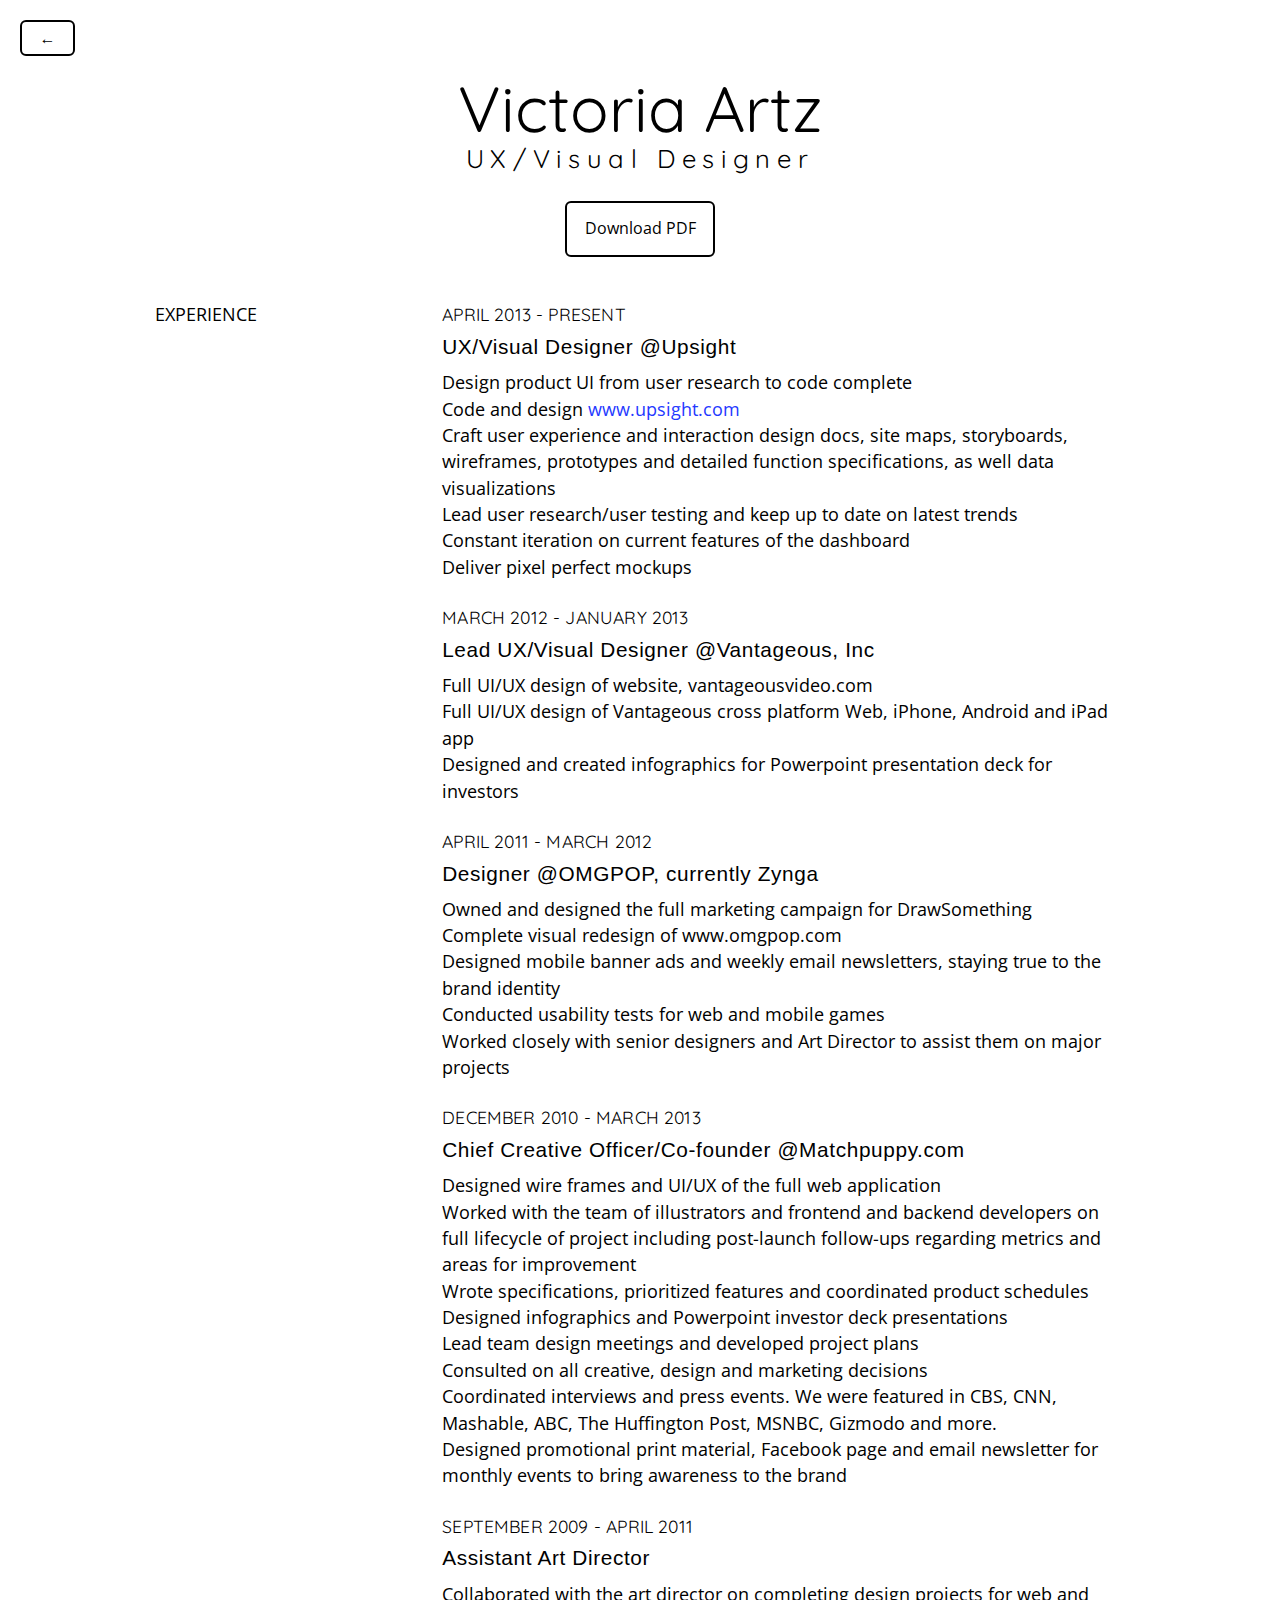
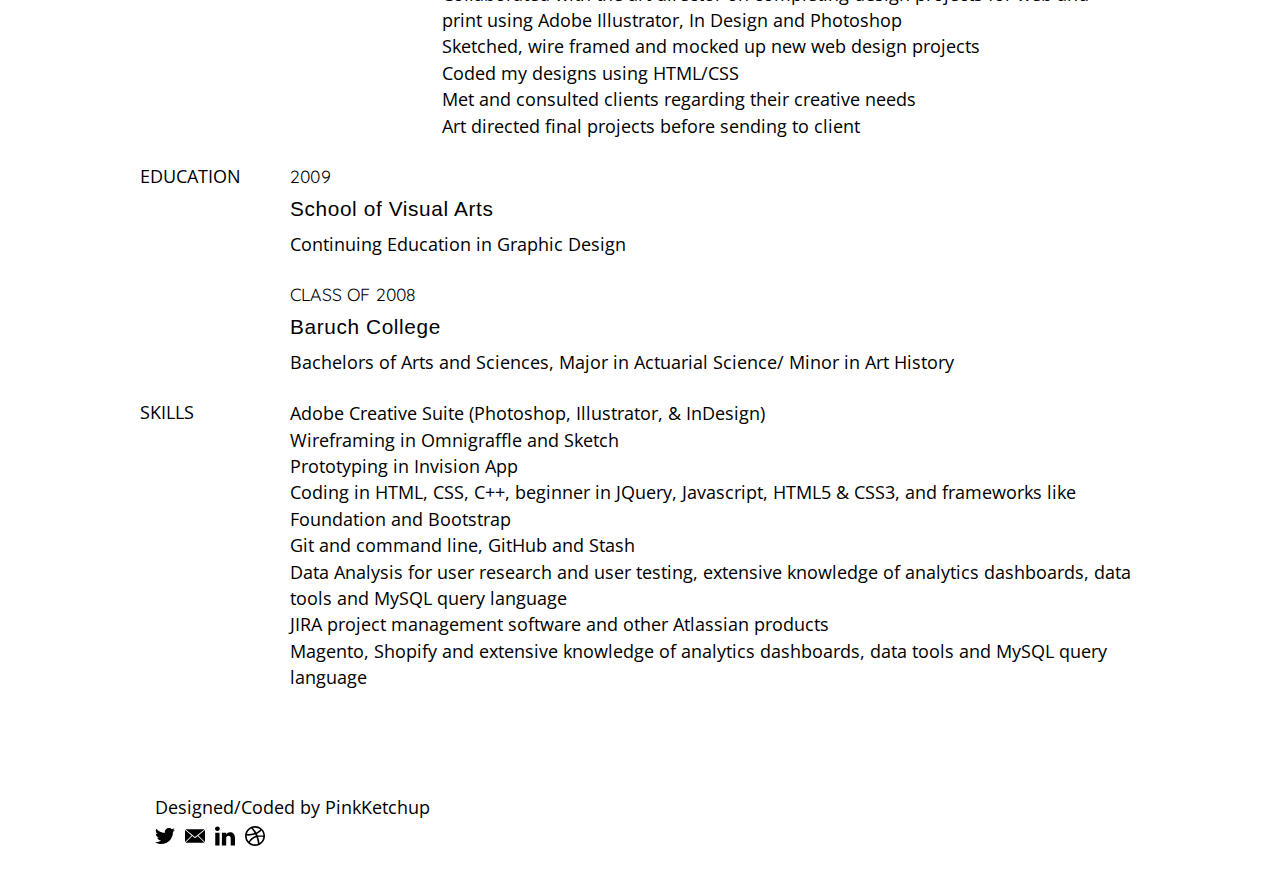
<file: delete.html>
<!doctype html>
<html class="no-js" lang="en">
  <head>
    <meta charset="utf-8" />
    <meta name="viewport" content="width=device-width, initial-scale=1.0" />
    <title>Resume</title>
    <link rel="stylesheet" href="css/global.css" />
     <link rel="icon" type="image/ico" href="img/favicon.ico"/> 
    <script src="js/vendor/modernizr.js"></script>
  </head>
  <body>
     <div class="button back"> <a href="index.html">&#8592;</a></div>
       <div class="row">
        <div class="large-12 columns">
          <div class="introtext center">
               <h4>Victoria Artz</h4>
               <h3>UX/Visual Designer</h3>
               <div class="button"><a href="img/VA_resume.pdf">Download PDF</div></a>
           </div>
           </div>
           </div>
           <div class="row">
            <div class="large-2 columns">
              <div class="heading">
               <p>Experience</p>
              </div>
            </div>
           <div class="large-10 columns">
           <div class="info"><!--Upsight Info-->
           <h1>April 2013 - PRESENT</h1>
           <h2>UX/Visual Designer @Upsight</h2>
           <p>Design product UI from user research to code complete</p>
            <p>Code and design <a href="http://www.upsight.com">www.upsight.com</a> </p>
            <p>Craft user experience and interaction design docs, site maps, storyboards, wireframes, prototypes and detailed function specifications, as well data visualizations</p>
            <p>Lead user research/user testing and keep up to date on latest trends</p>
            <p>Constant iteration on current features of the dashboard</p>
            <p>Deliver pixel perfect mockups </p>
           </div> <!--/Upsight Info-->
           <br><br>
            <div class="info"><!--Vantageous Info-->
              <h1>March 2012 - January 2013</h1>
              <h2>Lead UX/Visual Designer @Vantageous, Inc</h2>
              <p>Full UI/UX design of website, vantageousvideo.com</p>
              <p>Full UI/UX design of Vantageous cross platform Web, iPhone, Android and iPad app</p>
              <p>Designed and created infographics for Powerpoint presentation deck for investors</p>
           </div> <!--/Vantageous Info-->
           <br><br>
            <div class="info"><!--OMGPOP Info-->
              <h1>April 2011 - March 2012</h1>
              <h2>Designer @OMGPOP, currently Zynga</h2>
              <p>Owned and designed the full marketing campaign for DrawSomething</p>
              <p>Complete visual redesign of www.omgpop.com</p>
              <p>Designed mobile banner ads and weekly email newsletters, staying true to the brand identity</p>
              <p>Conducted usability tests for web and mobile games</p>
              <p>Worked closely with senior designers and Art Director to assist them on major projects </p>
           </div> <!--/OMGPOP Info-->
           <br><br>
          <div class="info"><!--Matchpuppy Info-->
              <h1>December 2010 - March 2013</h1>
              <h2>Chief Creative Officer/Co-founder @Matchpuppy.com</h2>
              <p>Designed wire frames and UI/UX of the full web application</p>
              <p>Worked with the team of illustrators and frontend and backend developers on full lifecycle of project including post-launch follow-ups regarding metrics and areas for improvement </p>
              <p>Wrote specifications, prioritized features and coordinated product schedules</p>
              <p>Designed infographics and Powerpoint investor deck presentations</p>
              <p>Lead team design meetings and developed project plans </p>
              <p>Consulted on all creative, design and marketing decisions</p>
              <p>Coordinated interviews and press events. We were featured in CBS, CNN, Mashable, ABC, The Huffington Post, MSNBC, Gizmodo and more. </p>
              <p>Designed promotional print material, Facebook page and email newsletter for monthly events to bring awareness to the brand</p>
           </div> <!--/Matchpuppy Info-->
           <br><br>
             <div class="info"><!--20thstreetmedia Info-->
              <h1>September 2009 - April 2011</h1>
              <h2>Assistant Art Director</h2>
              <p>Collaborated with the art director on completing design projects for web and print using Adobe Illustrator, In Design and Photoshop</p>
              <p>Sketched, wire framed and mocked up new web design projects </p>
              <p>Coded my designs using HTML/CSS</p>
              <p>Met and consulted clients regarding their creative needs</p>
              <p>Art directed final projects before sending to client</p>
           </div> <!--/20thstreetmedia Info-->
           </div>
           <div class="info"><!--Eduction-->
           <h1>2009</h1>
           <h2>School of Visual Arts </h2>
           <p>Continuing Education in Graphic Design</p>
           <h1>Class of 2008</h1>
           <h2>Baruch College</h2>
           <p>Bachelors of Arts and Sciences, Major in Actuarial Science/ Minor in Art History</p>
           </div><!--/Eduction-->
            <div class="heading">
             <p>Education</p>
            </div>
            <div class="info"><!--Skills-->
            <h1></h1><h2></h2>
           <p>Adobe Creative Suite (Photoshop, Illustrator, &amp InDesign)</p>
           <p>Wireframing in Omnigraffle and Sketch</p>
           <p>Prototyping in Invision App</p>
           <p>Coding in HTML, CSS, C++, beginner in JQuery, Javascript, HTML5 &amp CSS3, and frameworks like Foundation and Bootstrap</p>
           <p>Git and command line, GitHub and Stash</p>
           <p>Data Analysis for user research and user testing, extensive knowledge of analytics dashboards, data tools and MySQL query language </p>
           <p>JIRA project management software and other Atlassian products</p>
           <p>Magento, Shopify and extensive knowledge of analytics dashboards, data tools and MySQL query language</p>
           </div>

            <div class="heading">
             <p>Skills</p>
            </div>
        </div><!--end of 12 columns-->
      </div><!--end of row-->
      <!--footer-->
<footer class="bottom">
  <div class="row">
    <div class="large-12 columns">
<p>Designed/Coded by PinkKetchup</p>
<a href="https://twitter.com/pink_ketchup"><img src ="img/twitter.svg"></a>
<a href="mailto:victoria.ts04@gmail.com"><img src ="img/email.svg"></a>
<a href="https://www.linkedin.com/in/vartz"><img src ="img/linkedin.svg"></a>
<a href="https://dribbble.com/pink_ketchup"><img src ="img/dribble.svg"></a>
  </div>
  </div>
</footer>
</body>
</html>
</file>
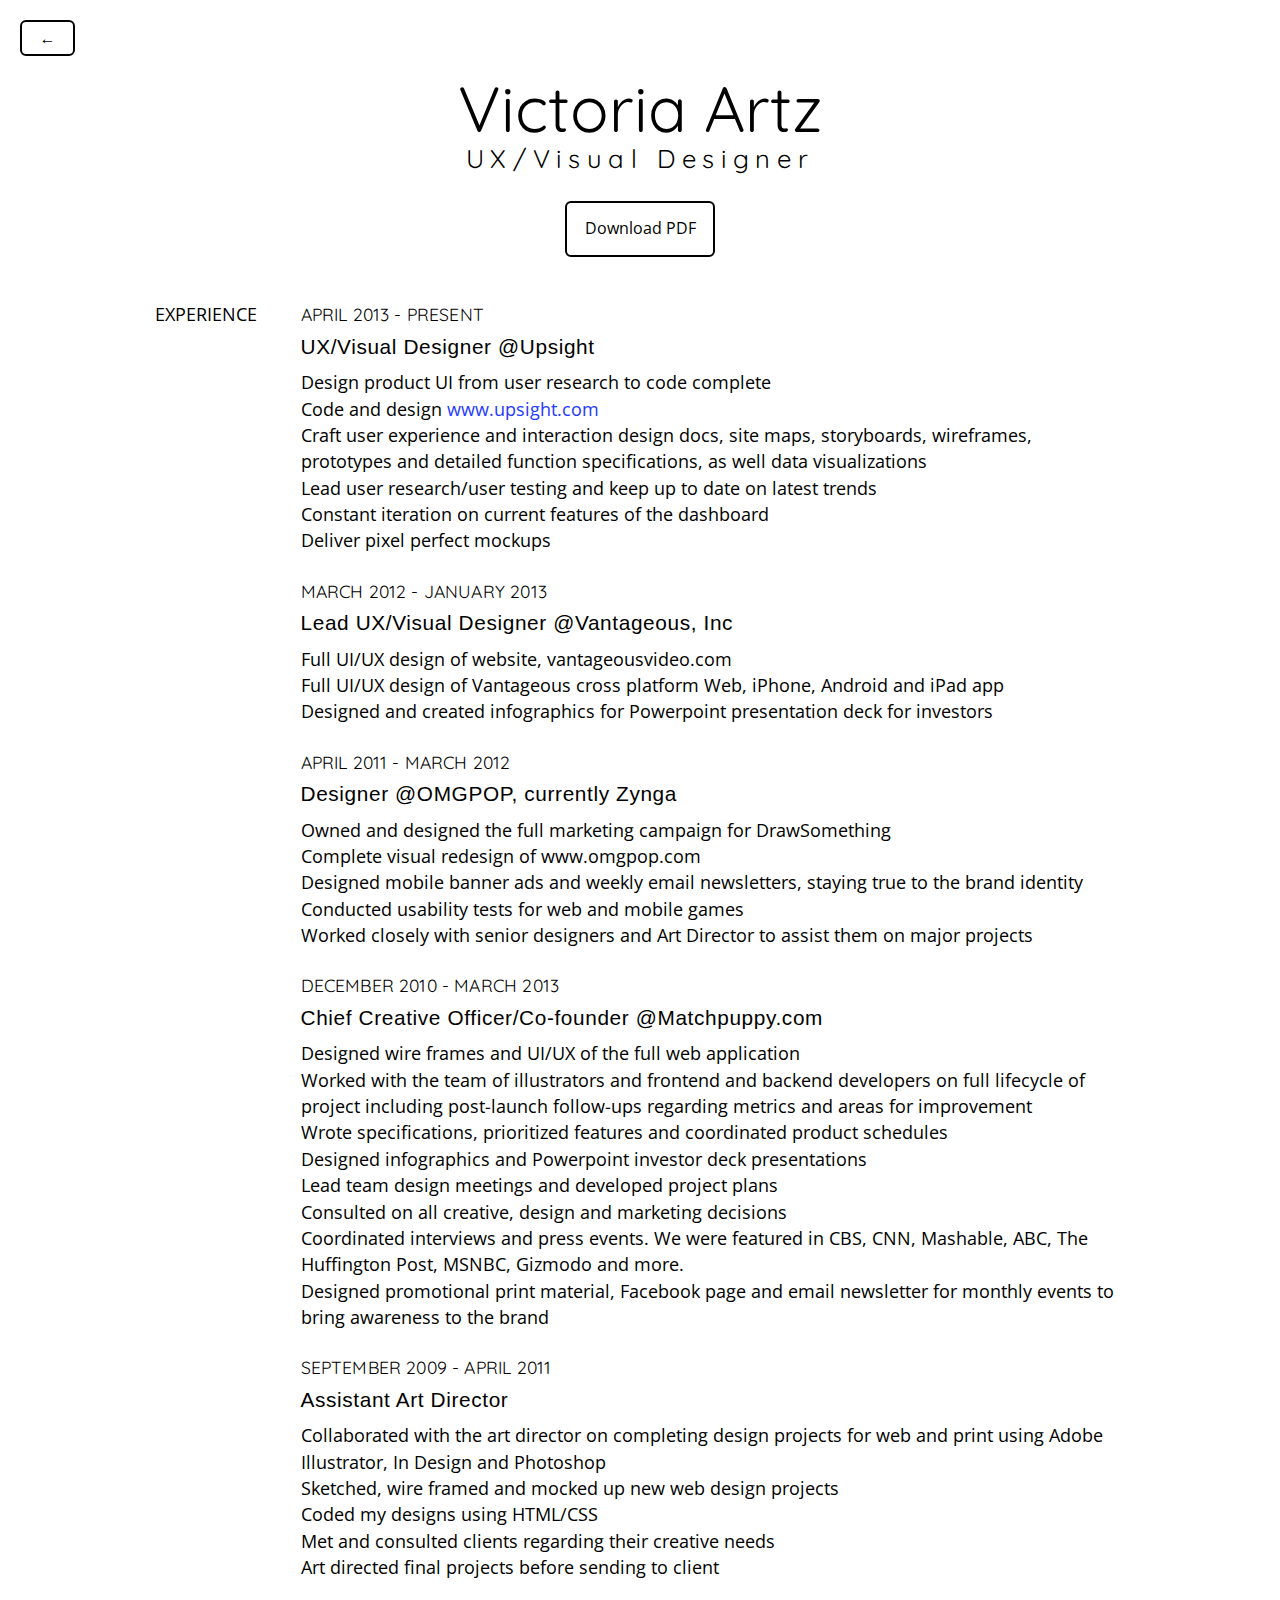
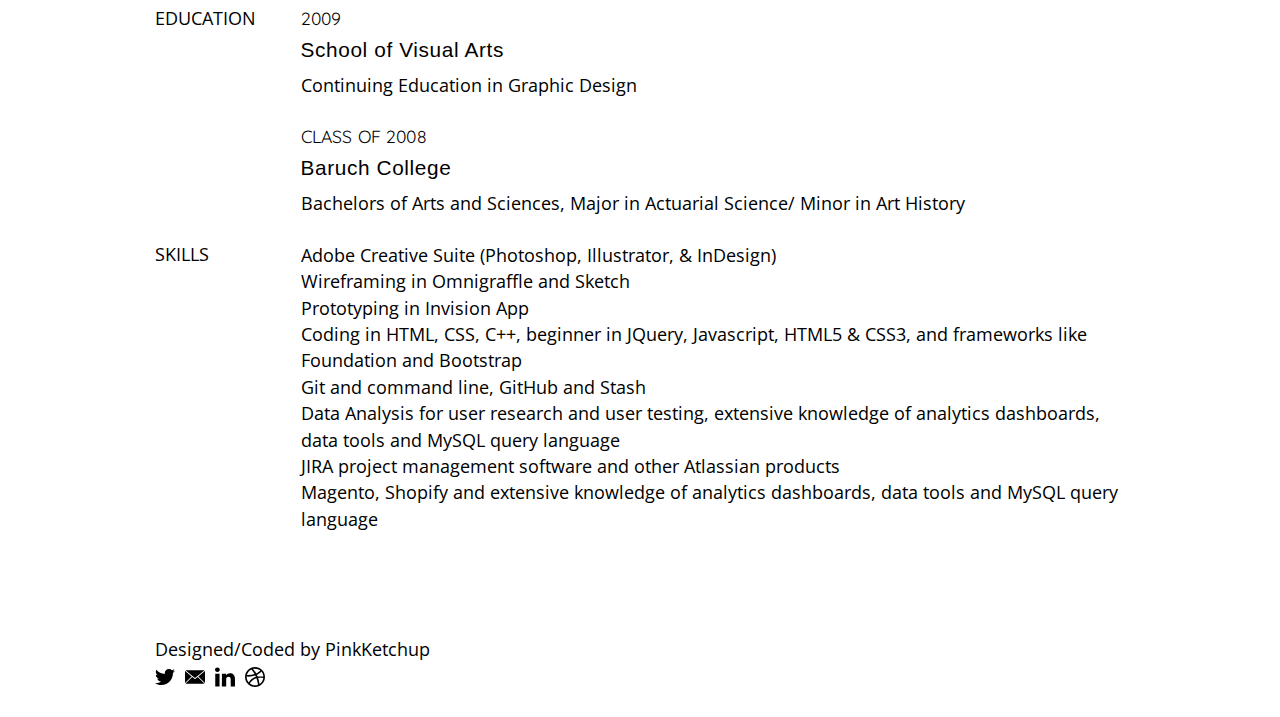
<file: resume.html>
<!doctype html>
<html class="no-js" lang="en">
  <head>
    <meta charset="utf-8" />
    <meta name="viewport" content="width=device-width, initial-scale=1.0" />
    <title>Resume</title>
    <link rel="stylesheet" href="css/global.css" />
     <link rel="icon" type="image/ico" href="img/favicon.ico"/> 
    <script src="js/vendor/modernizr.js"></script>
  </head>
  <body>
     <div class="button back"> <a href="index.html">&#8592;</a></div>
       <div class="row">
        <div class="large-12 columns">
          <div class="introtext center">
               <h4>Victoria Artz</h4>
               <h3>UX/Visual Designer</h3>
               <div class="button"><a href="img/VA_resume.pdf">Download PDF</div></a>
           </div>
           <div class="heading">
             <p>Experience</p>
           </div>
           <div class="info"><!--Upsight Info-->
           <h1>April 2013 - PRESENT</h1>
           <h2>UX/Visual Designer @Upsight</h2>
           <p>Design product UI from user research to code complete</p>
            <p>Code and design <a href="http://www.upsight.com">www.upsight.com</a> </p>
            <p>Craft user experience and interaction design docs, site maps, storyboards, wireframes, prototypes and detailed function specifications, as well data visualizations</p>
            <p>Lead user research/user testing and keep up to date on latest trends</p>
            <p>Constant iteration on current features of the dashboard</p>
            <p>Deliver pixel perfect mockups </p>
           </div> <!--/Upsight Info-->
           <br><br>
            <div class="info"><!--Vantageous Info-->
              <h1>March 2012 - January 2013</h1>
              <h2>Lead UX/Visual Designer @Vantageous, Inc</h2>
              <p>Full UI/UX design of website, vantageousvideo.com</p>
              <p>Full UI/UX design of Vantageous cross platform Web, iPhone, Android and iPad app</p>
              <p>Designed and created infographics for Powerpoint presentation deck for investors</p>
           </div> <!--/Vantageous Info-->
           <br><br>
            <div class="info"><!--OMGPOP Info-->
              <h1>April 2011 - March 2012</h1>
              <h2>Designer @OMGPOP, currently Zynga</h2>
              <p>Owned and designed the full marketing campaign for DrawSomething</p>
              <p>Complete visual redesign of www.omgpop.com</p>
              <p>Designed mobile banner ads and weekly email newsletters, staying true to the brand identity</p>
              <p>Conducted usability tests for web and mobile games</p>
              <p>Worked closely with senior designers and Art Director to assist them on major projects </p>
           </div> <!--/OMGPOP Info-->
           <br><br>
          <div class="info"><!--Matchpuppy Info-->
              <h1>December 2010 - March 2013</h1>
              <h2>Chief Creative Officer/Co-founder @Matchpuppy.com</h2>
              <p>Designed wire frames and UI/UX of the full web application</p>
              <p>Worked with the team of illustrators and frontend and backend developers on full lifecycle of project including post-launch follow-ups regarding metrics and areas for improvement </p>
              <p>Wrote specifications, prioritized features and coordinated product schedules</p>
              <p>Designed infographics and Powerpoint investor deck presentations</p>
              <p>Lead team design meetings and developed project plans </p>
              <p>Consulted on all creative, design and marketing decisions</p>
              <p>Coordinated interviews and press events. We were featured in CBS, CNN, Mashable, ABC, The Huffington Post, MSNBC, Gizmodo and more. </p>
              <p>Designed promotional print material, Facebook page and email newsletter for monthly events to bring awareness to the brand</p>
           </div> <!--/Matchpuppy Info-->
           <br><br>
             <div class="info"><!--20thstreetmedia Info-->
              <h1>September 2009 - April 2011</h1>
              <h2>Assistant Art Director</h2>
              <p>Collaborated with the art director on completing design projects for web and print using Adobe Illustrator, In Design and Photoshop</p>
              <p>Sketched, wire framed and mocked up new web design projects </p>
              <p>Coded my designs using HTML/CSS</p>
              <p>Met and consulted clients regarding their creative needs</p>
              <p>Art directed final projects before sending to client</p>
           </div> <!--/20thstreetmedia Info-->
           <div class="info"><!--Eduction-->
           <h1>2009</h1>
           <h2>School of Visual Arts </h2>
           <p>Continuing Education in Graphic Design</p>
           <h1>Class of 2008</h1>
           <h2>Baruch College</h2>
           <p>Bachelors of Arts and Sciences, Major in Actuarial Science/ Minor in Art History</p>
           </div><!--/Eduction-->
            <div class="heading">
             <p>Education</p>
            </div>
            <div class="info"><!--Skills-->
            <h1></h1><h2></h2>
           <p>Adobe Creative Suite (Photoshop, Illustrator, &amp InDesign)</p>
           <p>Wireframing in Omnigraffle and Sketch</p>
           <p>Prototyping in Invision App</p>
           <p>Coding in HTML, CSS, C++, beginner in JQuery, Javascript, HTML5 &amp CSS3, and frameworks like Foundation and Bootstrap</p>
           <p>Git and command line, GitHub and Stash</p>
           <p>Data Analysis for user research and user testing, extensive knowledge of analytics dashboards, data tools and MySQL query language </p>
           <p>JIRA project management software and other Atlassian products</p>
           <p>Magento, Shopify and extensive knowledge of analytics dashboards, data tools and MySQL query language</p>
           </div>

            <div class="heading">
             <p>Skills</p>
            </div>
        </div><!--end of 12 columns-->
      </div><!--end of row-->
      <!--footer-->
<footer class="bottom">
  <div class="row">
    <div class="large-12 columns">
<p>Designed/Coded by PinkKetchup</p>
<a href="https://twitter.com/pink_ketchup"><img src ="img/twitter.svg"></a>
<a href="mailto:victoria.ts04@gmail.com"><img src ="img/email.svg"></a>
<a href="https://www.linkedin.com/in/vartz"><img src ="img/linkedin.svg"></a>
<a href="https://dribbble.com/pink_ketchup"><img src ="img/dribble.svg"></a>
  </div>
  </div>
</footer>
</body>
</html>
</file>
<file: css/global.css>
@import url('foundation.css');
@import url('normalize.css');
@import url(http://fonts.googleapis.com/css?family=Quicksand:300);
@import url(http://fonts.googleapis.com/css?family=Open+Sans+Condensed:300);
@import url(http://fonts.googleapis.com/css?family=Open+Sans:700);
@import url(http://fonts.googleapis.com/css?family=Noto+Sans:400,700);

* {
  -webkit-box-sizing: border-box;
  -moz-box-sizing: border-box;
  box-sizing: border-box;
}
*:before, *:after {
  -webkit-box-sizing: border-box;
  -moz-box-sizing: border-box;
  box-sizing: border-box;
}

body {
	font-family: 'Open Sans Condensed', sans-serif !important;
	padding: 0;
	margin: 0; 
	overflow-x: -moz hidden;
	overflow-x: hidden; 
	}
nav{
	background-color: transparent;
	position: absolute;
	width: 100%;
	min-height: 92px;
	z-index: 9999;
	}
nav ul.deskmenu {
	padding-top: 15px;
	text-align: center;
	margin: 0 auto;
	float: left;
	}
nav ul.deskmenu li {
	list-style: none;
	display: inline-block;
	}
nav ul.mobilemenu li {
	list-style: none;
	display: block;
	}
nav .mobilemenu.active{
	top: 54px;
	z-index: -1;
	}
nav .mobilemenu{
	top: -500px;
	position: absolute;
	-webkit-transition: all 1s ease-out;
	-moz-transition: all 1s ease-out;
	-o-transition: all 1s ease-out;
	transition: all 1s ease-out;
	width: 100%;
	background-color: #2439ff;
	height: auto;
	margin-left: 0;
	}
nav .mobilemenu li a{
	display: inline-block;
	width: 100%;
	height: 40px;
	}
nav a {
	color: #fff;
	text-transform: uppercase;
	}
nav.port {
	max-width: 1200px;
	margin: 0 auto;
	text-align: center;
}
nav.port a{
	color: #000;
}
nav li {
	margin-left: 40px;
	margin-top: 30px;
	line-height: 2.4em;
	}
.menubutton {
	margin-left: 0;
	margin-top: 0;
	text-align: center;
	}
.menubutton li{
	margin-top: 0;
	margin-left: 0;
	}
.menubutton:hover {
	background-color: #c5e3eb;
	color: #2439ff; 
	}
#close-button{
	position: absolute;
	color: #000;
	background-color: #eee;
	width: 40px;
	font-size: 24px;
	text-align: center;
	right: 0;
	}
.page {
	opacity: 0;
	-webkit-transition: all 4s ease-out;
	-moz-transition: all 4s ease-out;
	-o-transition: all 4s ease-out;
	transition: all 4s ease-out;	
	}
.page-fade {
	opacity: 1;
	}
h1	{
	color: #000;
	font-family: 'Open Sans Bold', sans-serif;
	font-size: 1.8em;
	letter-spacing: .01em;
	text-transform: uppercase;
	margin-bottom: -10px;
	}
h2	{
	color: #000;
	font-family: 'Noto Sans', sans-serif;
	font-size: .95em;
	letter-spacing: .03em;
	}
h4	{
	color: #000;
	font-family: 'Quicksand', sans-serif;
	font-size: 4em;
	margin-top: 34px;
	margin-bottom: -16px;
	z-index: 9;
	}
h3	{
	color: #000;
	font-family: 'Quicksand', sans-serif;
	font-size: 1.6em;
	letter-spacing: .26em;
	z-index: 9;
	}
h5 {
	color: #000;
	font-family: 'Open Sans Bold', sans-serif;
	font-size: 5.2em; 
	text-align: center;
	letter-spacing: .24em;
	text-transform: uppercase;
	margin-top: .5em;
	margin-bottom: .3em;
	}
p	{
	color: #000;
	font-family: 'Open Sans Condensed', sans-serif;
	font-size: 1.1em;
	line-height: 2em;
	text-align: left;
	}
a 	{
	color: #2439ff;
	text-decoration: none;
	}
a:hover {
	color: #c5e3eb;
	}
	/*nav	{
		background-color: transparent;
		position: fixed;
		width: 100%;
		display: inline-block;
		z-index: 9;
		font-size: .8em;
		letter-spacing: .14em;
		float: right;
		}
	nav a {
		color: #fff;
		font-size: 1.3em;
		text-transform: uppercase;
		text-decoration: none;
		}
	nav ul {
		margin:0 auto;
		list-style:none;
	  	vertical-align: right;
		}
	nav li {
	  	display:inline-block;
	  	vertical-align: right;
	  	margin-left: 40px;
	  	margin-top: 30px;
		}*/
.top {
	width: 100%;
	float: right;
	margin: 0 auto;
  	padding: 0 20px;
  	box-sizing: border-box;
  	-webkit-transform: rotate(-21deg);
  	-moz-transform: rotate(-21deg); /* IE 9 */
    -webkit-transform: rotate(-21deg); /* Chrome, Safari, Opera */
  	position: absolute;
	}
#intropod {
	min-height: 580px;
	width: 100%;
	margin: 0;
	padding: 0;
	background-size: 100%;
	text-align: center;
	}
.introtext{
	margin: 0 auto;
	z-index: 9;
	padding-top: 30px;
	}
.center{
	display: block;
	margin-left: auto !important;
	margin-right: auto !important;
	text-align: center;
	}
.me img{
	width: 350px;
	margin: 0 auto; 
	position: relative;
	top: 20px;
	border: 12px solid #77c3d6;
	border-radius: 50%;
	}
#triangle-left {
	width: 0;
	height: 0;
	top: -183px;
	left: -125px;
	border-left: -35px solid transparent;
	border-right: 815px solid transparent;
	/*border-bottom: 505px solid #2439ff;*/
	border-top: 800px solid #2439ff;
	position: absolute;
	-moz-transform: rotate(22deg); /* IE 9 */
    -webkit-transform: rotate(22deg); /* Chrome, Safari, Opera */
    transform: rotate(22deg);
    z-index: -3;
    background-size: cover;
	}	
#triangle-right {
	width: 0;
	height: 0;
	right: -230px;
	border-left: 808px solid transparent;
	border-right: 228px solid transparent;
	border-top: 550px solid #c5e3eb;
	float: right;
	position: absolute;
	-moz-transform: rotate(0deg); /* IE 9 */
    -webkit-transform: rotate(0deg); /* Chrome, Safari, Opera */
    transform: rotate(0deg);
    z-index: -5;
    background-size: cover;
	}
.about {
	display: none;
	}
.right-nav {
	width: 95%;
	position: absolute;
	text-align: right;
	}
.portfolio-link{
	color: #2439ff;
	}
.button {
	font-family: 'Open Sans Condensed', sans-serif;
	border: #000 2px solid;
	border-radius: 6px;
	padding: .6rem 1.1rem .7rem 1.1rem;
	margin: 1rem 0 1.25rem;
	color: #000;
	background-color: #fff;
}
.button a {
	color: #000;
	text-decoration: none;
	font-size: 1em;
	line-height: 2em;
	}
.button:hover {
	color: #fff;
	background-color: #000; 
	border-radius: 6px #000;
	}
.button a:hover {
	color: #fff;
	}
.back {
	margin: 20px;
	position: absolute;
	z-index: 99;
	padding-top: 0;
	padding-bottom: 0;
	}
.back.button:hover a{
	color: #fff;
	/*border: none !important;*/
	}
#menu-button {
	background-color: #2439ff;
	padding: 1rem 2rem 1.0625rem 2rem;
	color: #fff;
	}
.proj-title {
	margin-top: 100px;
	}
.proj-title p { 
	font-size: 1em;
	}
/*.title {
	display: block;
	width: 100%; 
	margin-left: 0;
	}
.title img{
	float: right;
	padding-left: 30px;
	}*/
.desc-line {
	background-color: #000;
	background-size: 100%, cover !important;
	height: 40px;
	}
.desc-line p {
	font-family: 'Noto Sans Bold', sans-serif;
	font-size: .8em;
	letter-spacing: .09em;
	color: #fff;
	margin-left: 30px;
	text-transform: uppercase;
	padding-top: 8px;
	text-align: center;
	}
.desc-line small {
	font-family: 'Noto Sans', sans-serif;
	margin-left: 20px;
	}
.proj-img img {
	margin: 0 auto;
	width: 100%;
	padding-top: 60px;
	padding-bottom: 60px;
	}
.web{
	position: absolute;
	text-align: left;
	margin-top: 50px;
	}
.mobile{
	float: right;
	margin-top: 50px;
	}
.mobile p{
	font-family: 'Open Sans Bold', sans-serif;
	text-transform: uppercase;
	font-size: .8em;
	letter-spacing: .04em;
	}
.mobile-button {
	display: none;
}
.web p{
	font-family: 'Open Sans Bold', sans-serif;
	text-transform: uppercase;
	font-size: .8em;
	letter-spacing: .04em;
	}
.proj-img img.web {
	max-width: 550px;
	float: left;
	padding-right: 60px;
	}
.proj-img img.mobile {
	max-width: 330px
	}
.content {
    width:100%;
    overflow:auto;
    overflow-x:hidden;
    }
#scroll {
    position:absolute;
    bottom:0;
    right: 10px;
    display:block;
    }

.backtotop {
   width: 40px;
    height: 40px;
    position: fixed;
    bottom: 50px;
    right: 50px;
    display: none;
    text-indent: -9999px;
    background: url('images/icon_top.png') no-repeat;
	}
.blue-pod {
	background-color: #2439ff;
	background-size: cover;
	height: 1000px;
	}
.social {
	position: relative;
	text-align: center;
	z-index: 9;
	}
.social img{
	padding-left: 40px; 
	padding-right: 15px;
	width: 40px;
	float: left;
	}
.social p {
	font-family: 'Open Sans Bold', sans-serif !important;
	font-size: 2em;
	color: #000;
	float: right;
	line-height: 1;
	font-weight: bold;
	z-index: 9;
	}
.social :hover{
	color: #2439ff;
	cursor: pointer; 
}
#twitter {
	position: absolute;
	top: 300px;
	left: 50em;
	}
#email {
	position: absolute;
	top: 14.5em;
	left: 19em;
	}
#linkedin {
	position: absolute;
	top: 36em;
	left: 22em;
	}
#dribble {
	position: absolute;
	top: 37em;
	left: 48em;
	}
.contact {
	position: absolute;
	float: none;
/*	background-size: 420px;
	background-position: center;
	top: 200px; */

	}
.contact img {
	height: 550px;
	}
.p-desc {
	padding: 60px 10px 0 50px;
	}
.p-desc h4 {
	font-size: 1.5em;
	padding-bottom: 20px;
	}
.thumbs {
	overflow-y: auto 
	}
.thumbs img{
	margin: 0 auto;
	}
.thumbs .wrap {
	float: left;
	position: relative;
	padding: 5px;
	}
.thumbs .info {
	text-align: center !important;
	margin-top: 20px; 
	}
.gallery .row {
	max-width: 1270px;
}
.gallery {
	padding: 40px 0 100px;
	position: relative;
	overflow: hidden;
	}
.gallery ul {
	padding-top: 50px;
	position: relative;
}
.gallery ul li {
	float: left;
	margin: 20px 0 30px 20px;
	list-style: none;
	}
.takeover {
	position: absolute;
	width: 100%;
	height: 100%;
	top: 0;
	left: 0;
	padding-top: 100px;
	background: #fff;
	background-color: #fafafa;
	z-index: 9999;
	visibility: hidden;
	-webkit-transform: translateY(-100%);
  	transform: translateY(-100%);
  	border-bottom: 1px solid #d0d0d0;
  	-webkit-transition: all 0.5s ease-in-out;
  	-moz-transition: all 0.5s ease-in-out;
  	transition: all 0.5s ease-in-out;
  	overflow: auto;
	}
.full-img img {
	float: right;
	padding-bottom: 30px;
	width: 50%;
		}

.takeover img {
	float: left;
	padding-right: 30px;
	padding-top: 20px;
	padding-bottom: 20px;
	}
.takeover .desc {
	float: left;
	width: 50%;
	max-height: 100%;
	padding: 0 40px 40px;
	overflow: auto;
	}
.takeover .desc p {
	float: left;
}
.design img {
	float: left;
	padding-left: 30px;
}
.takeover > * {
	opacity: 0;
  -webkit-transition: all 0.5s linear;
  -moz-transition: all 0.5s linear;
  transition: all 0.5s linear;
	}
.takeover.open {
	visibility: visible;
  -webkit-transform: translateY(0%);
  transform: translateY(0%);
  -webkit-transition: all 0.4s ease-in-out;
  -moz-transition: all 0.4s ease-in-out;
  transition: all 0.4s ease-in-out;
	}
.takeover > * {
	opacity: 1;
	-webkit-transition-delay: 0.5s;
	transition-delay: 0.5s;
}
.close {
	width: 21px;
	height: 21px;
	background: url('/img/close.svg') no-repeat;
	position: absolute;
	right: 10px;
	top: -121px;
	opacity: 1;
	z-index: 99999;
	 -webkit-transition: all 0.1s ease-in-out;
  	-moz-transition: all 0.1s ease-in-out;
  	transition: all 0.1s ease-in-out;
	}
.open .close {
  opacity: 1;
  top: 0px;
  -webkit-transition: all 0.3s ease-in-out;
  -moz-transition: all 0.3s ease-in-out;
  transition: all 0.3s ease-in-out;
	}
footer img{
	width: 20px;
	height: 20px;
	margin-right: 10px;
	float: left;
	}
footer p{
	display: table-footer-group;
	}
footer {
	position: fixed;
	bottom: 0;
	padding-bottom: 30px;
	padding-top: 100px;
	}
.bottom {
	position: inherit;
	bottom: 0;
	}
.info {
	width: 85%;
	float: right;
	}
.heading {
	float: left;
	width: 15%;
	}
.heading p {
	text-transform: uppercase;
	margin-top: 20px;
	}
.info h1 {
	font-family: "Quicksand", sans-serif;
	font-size: 1.1em;
	margin-top: 25px;
	margin-bottom: 5px;
	}
.info h2 {
	font-family: "Open Sans Bold", sans-serif;
	font-size: 1.3em;
	}
.info p {
	margin-bottom: 0;
	line-height: 1.5;
}

// Small screens
@media only screen { 

	} /* Define mobile styles */

@media only screen and (max-width: 40em) { 
nav li {
  margin-left: 0px;
  margin-top: 0px;
}
.me img{
	margin-top: 60px;
}
.takeover .desc {
	width: 100%;
}
.desc h1 {
	font-size: 1.2em;
}
.takeover .desc p {
	padding-top: 20px;
}
.desc img {
	display: none;
}
.takeover img {
	padding-right: 10px;
	padding-top: 20px;
	padding-bottom: 0;
}
.full-img img {
	width: 100%;
}
.gallery ul {
	margin-left: 0;
}
.heading {
	width: 100%;
}
.info {
	width: 100%;
}
} /* max-width 640px, mobile-only styles, use when QAing mobile issues */

// Medium screens
@media only screen and (min-width: 40.063em) { } /* min-width 641px, medium screens */

@media only screen and (min-width: 40.063em) and (max-width: 64em) { 
	.takeover .desc {
	width: 100%;
}
.full-img img {
	width: 100%;
}
.gallery ul li {
	margin: 19px 55px 27px 19px;
	} 
}/* min-width 641px and max-width 1024px, use when QAing tablet-only issues */

// Large screens
@media only screen and (min-width: 64.063em) { } /* min-width 1025px, large screens */

@media only screen and (min-width: 64.063em) and (max-width: 90em) { } /* min-width 1025px and max-width 1440px, use when QAing large screen-only issues */

// XLarge screens
@media only screen and (min-width: 90.063em) { } /* min-width 1441px, xlarge screens */

@media only screen and (min-width: 90.063em) and (max-width: 120em) { } /* min-width 1441px and max-width 1920px, use when QAing xlarge screen-only issues */

// XXLarge screens
@media only screen and (min-width: 120.063em) { } /* min-width 1921px, xxlarge screens */
</file>
